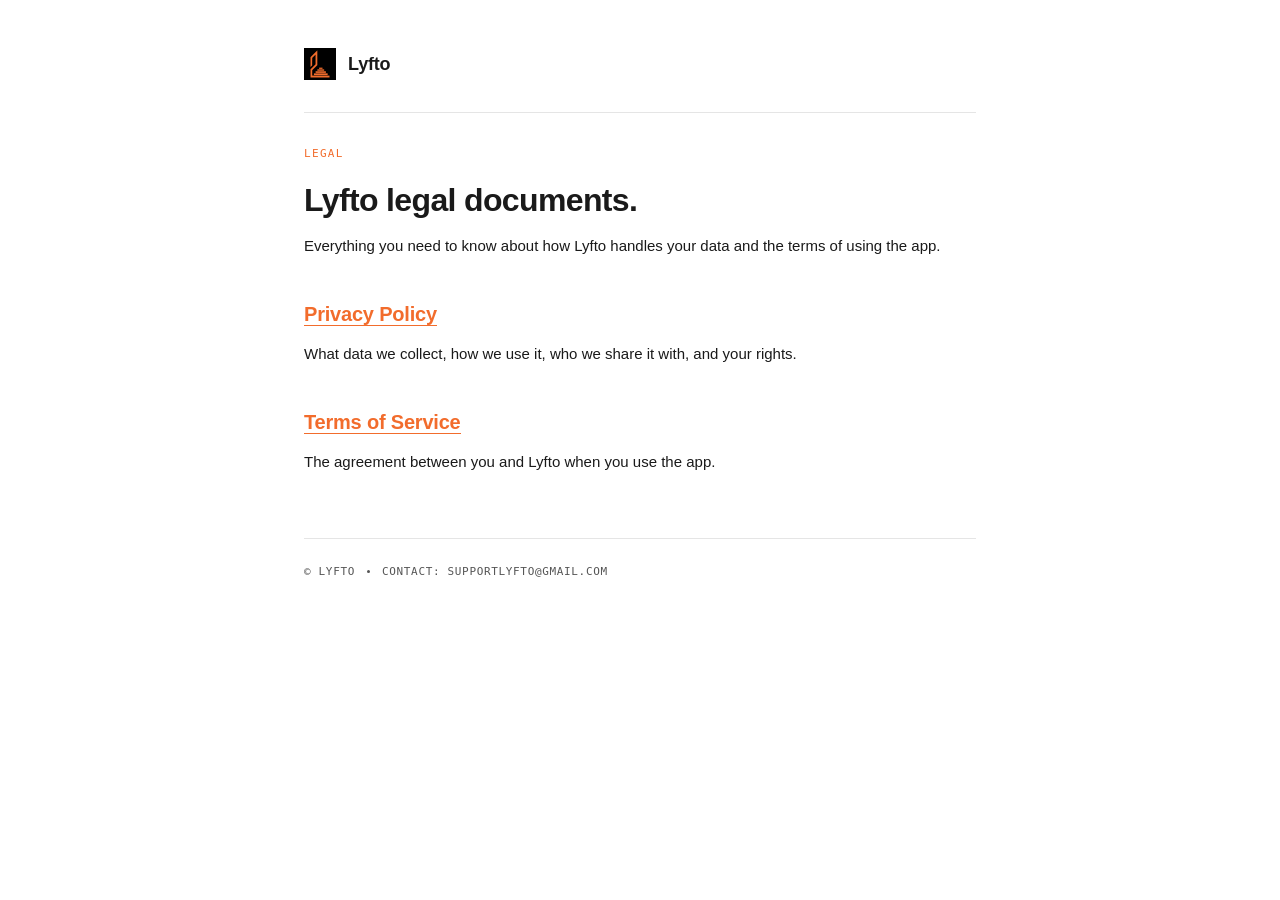
<file: index.html>
<!doctype html>
<html lang="en">
<head>
<meta charset="utf-8" />
<meta name="viewport" content="width=device-width, initial-scale=1" />
<title>Lyfto — Legal</title>
<link rel="stylesheet" href="style.css" />
</head>
<body>
<main>
  <header>
    <div class="brand-mark"></div>
    <span class="brand-name">Lyfto</span>
  </header>

  <div class="eyebrow">Legal</div>
  <h1>Lyfto legal documents.</h1>
  <p>Everything you need to know about how Lyfto handles your data and the terms of using the app.</p>

  <h2><a href="privacy.html">Privacy Policy</a></h2>
  <p>What data we collect, how we use it, who we share it with, and your rights.</p>

  <h2><a href="terms.html">Terms of Service</a></h2>
  <p>The agreement between you and Lyfto when you use the app.</p>

  <footer>
    <span>© Lyfto</span>
    <span class="dot"></span>
    <span>Contact: supportlyfto@gmail.com</span>
  </footer>
</main>
</body>
</html>
</file>
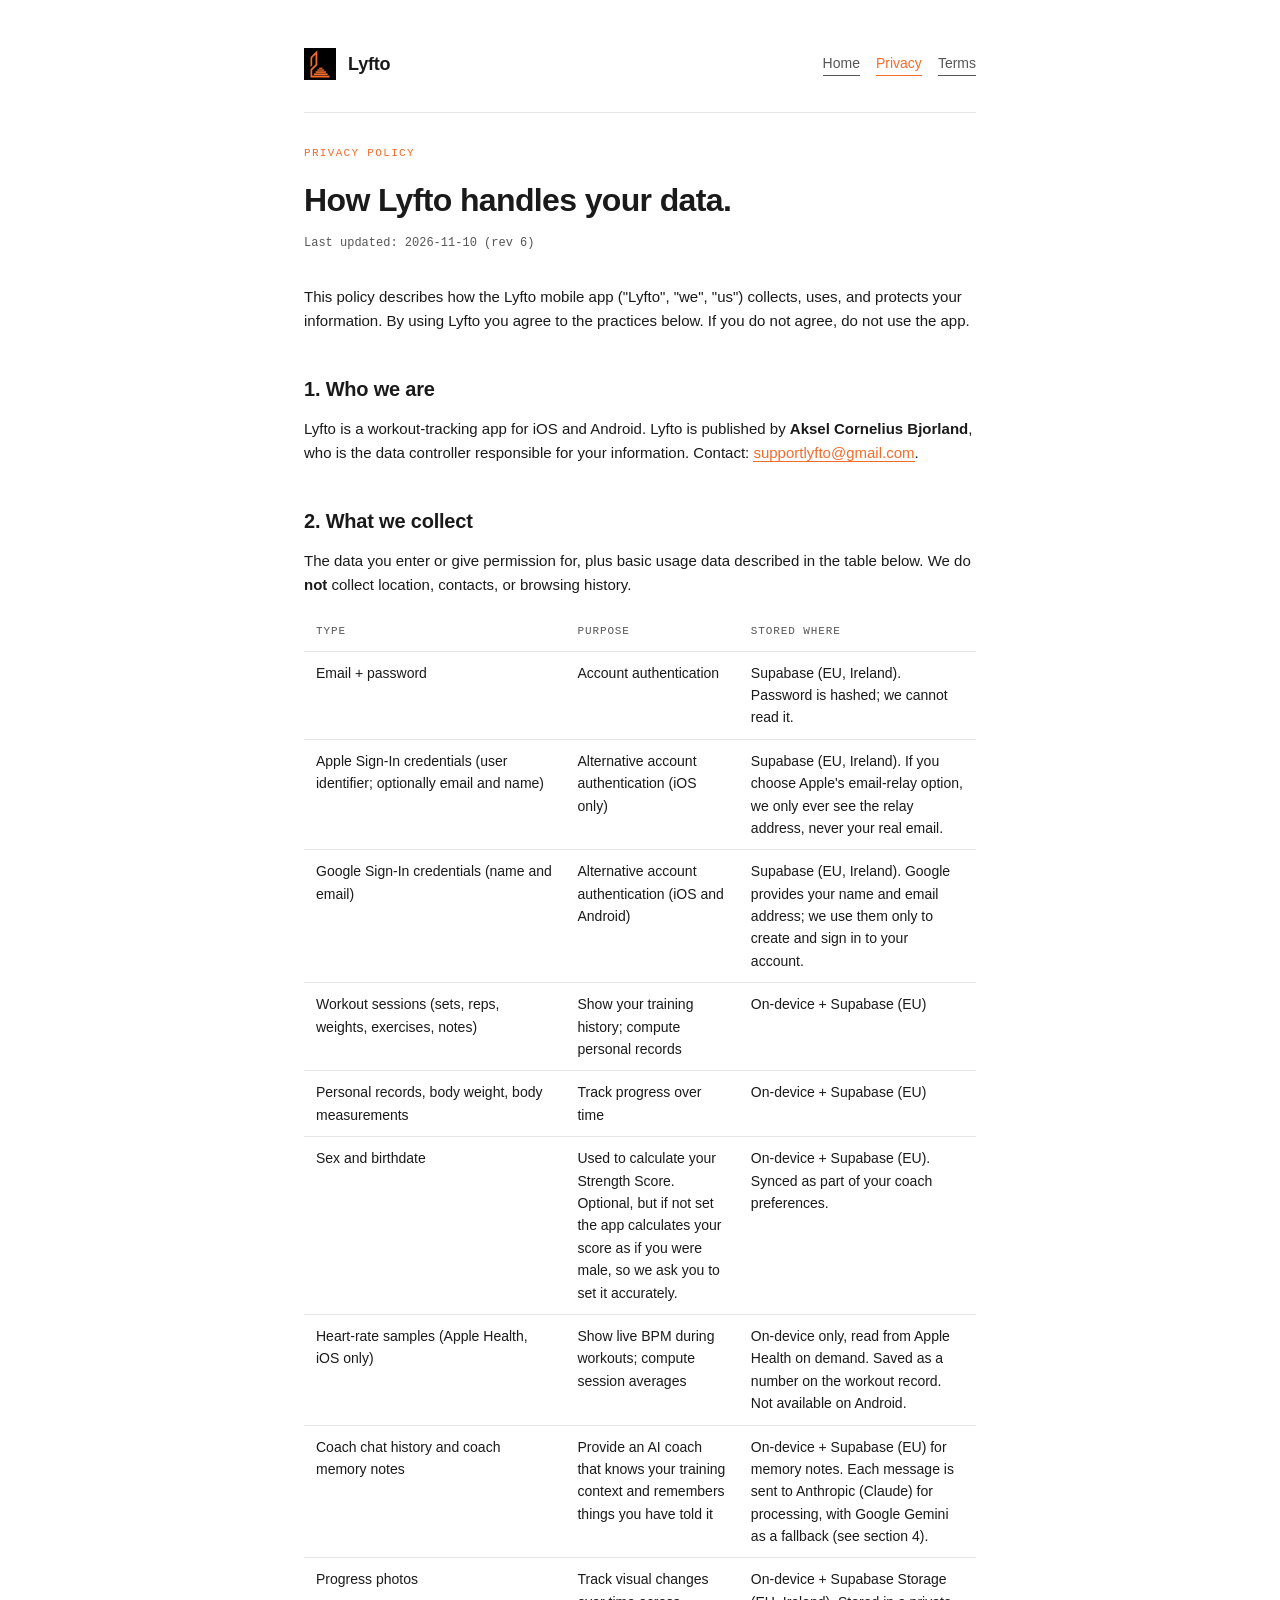
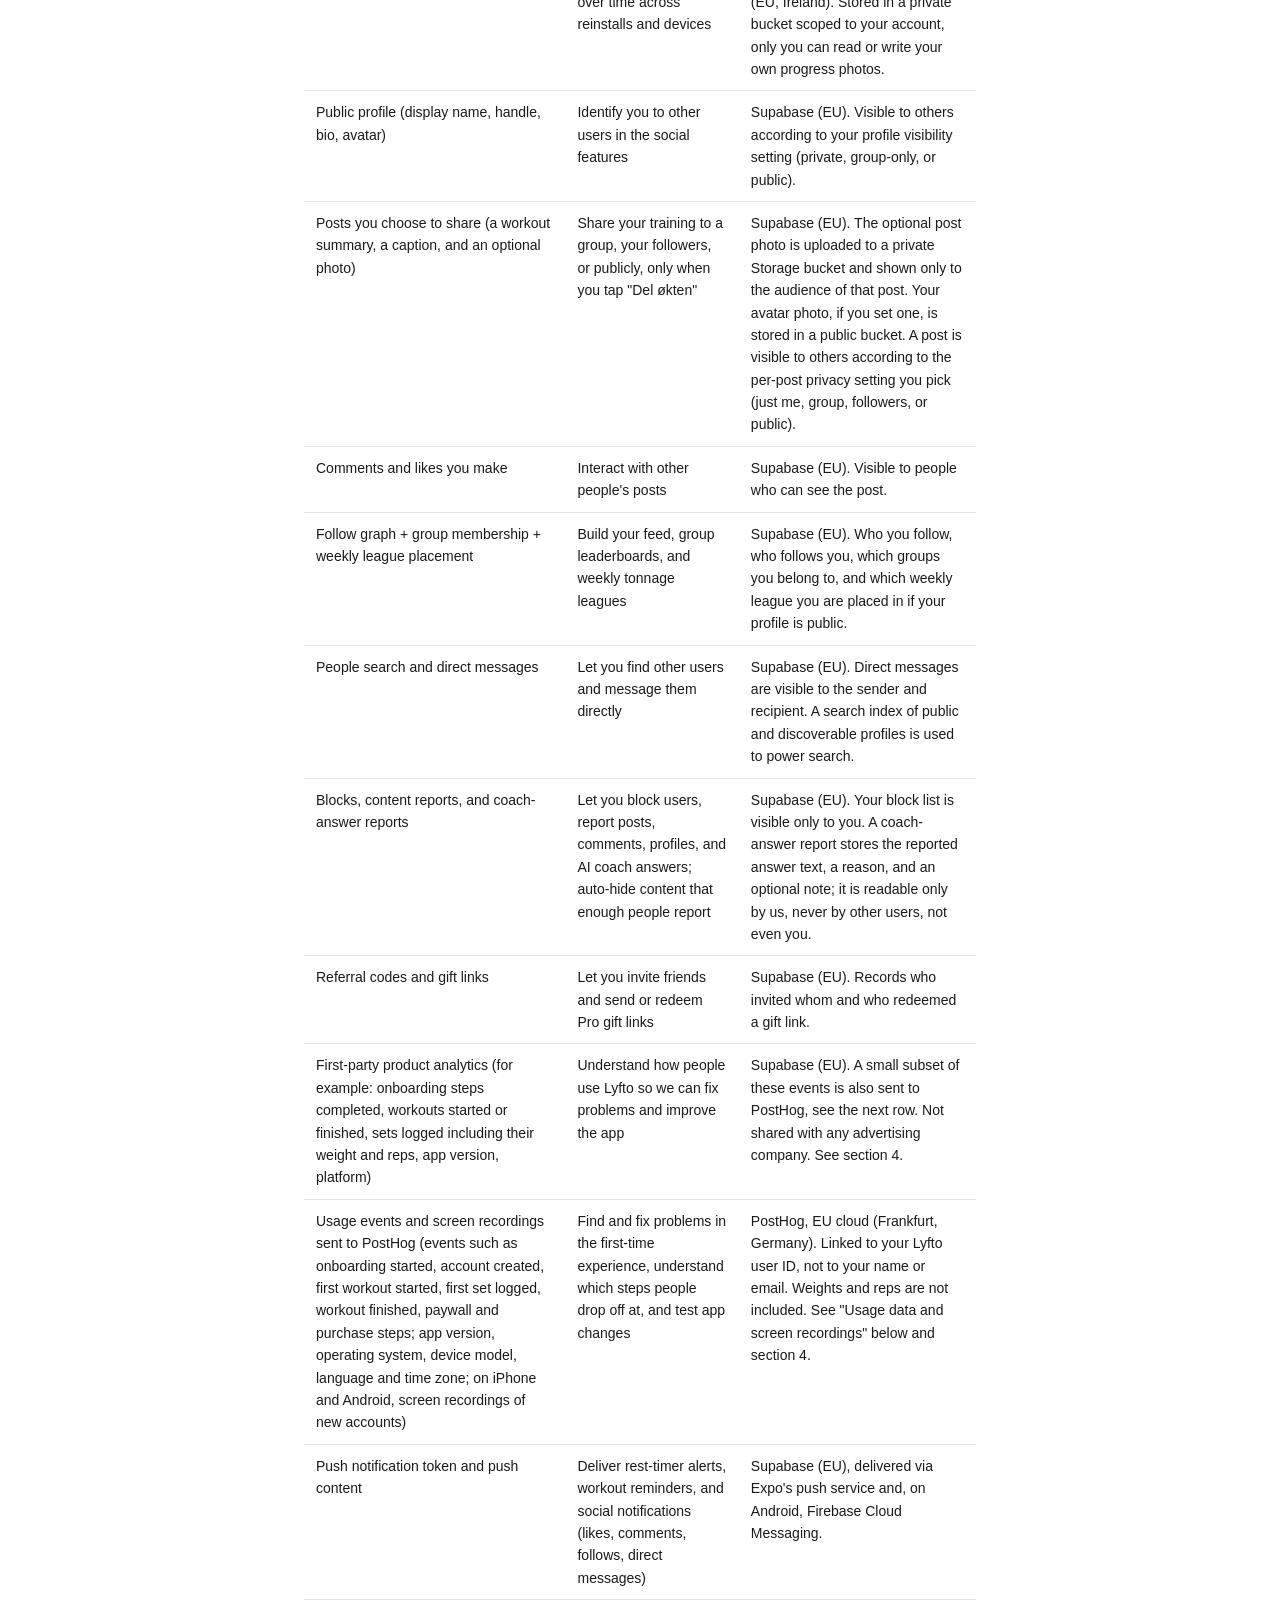
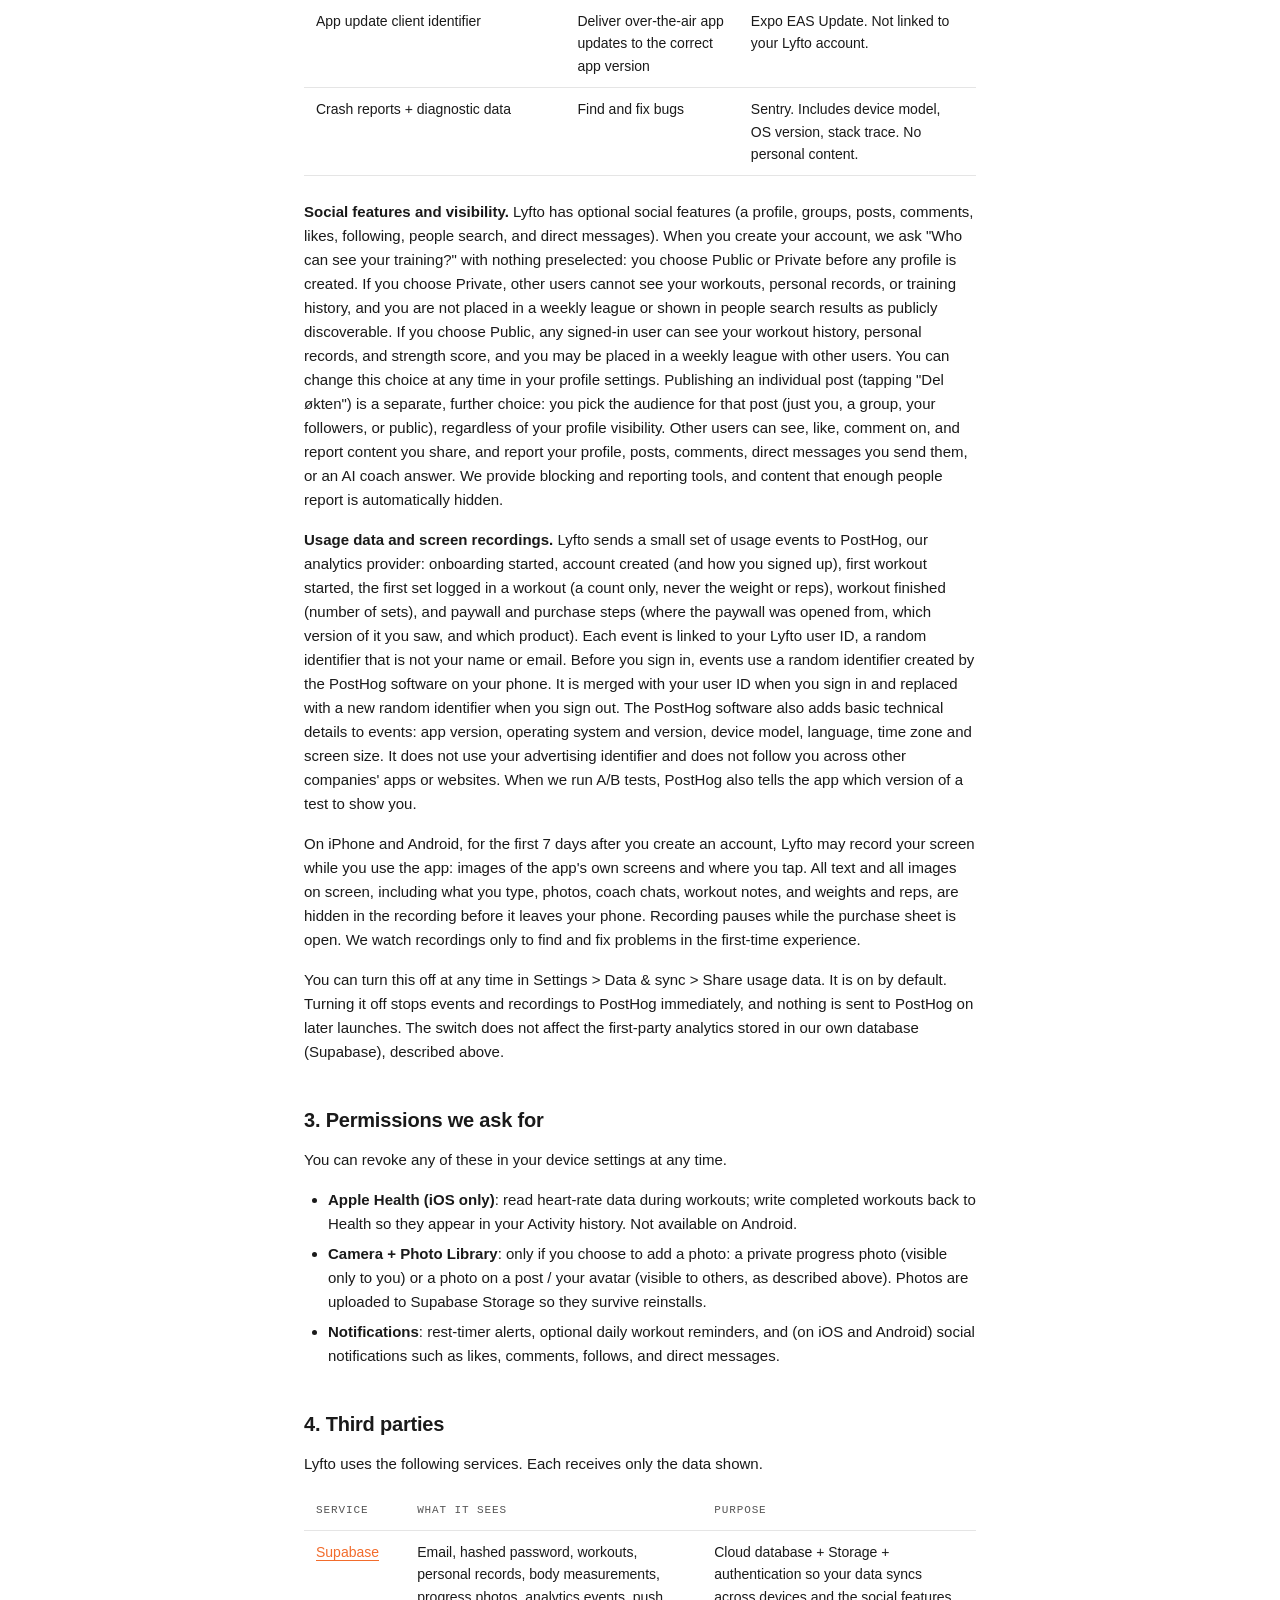
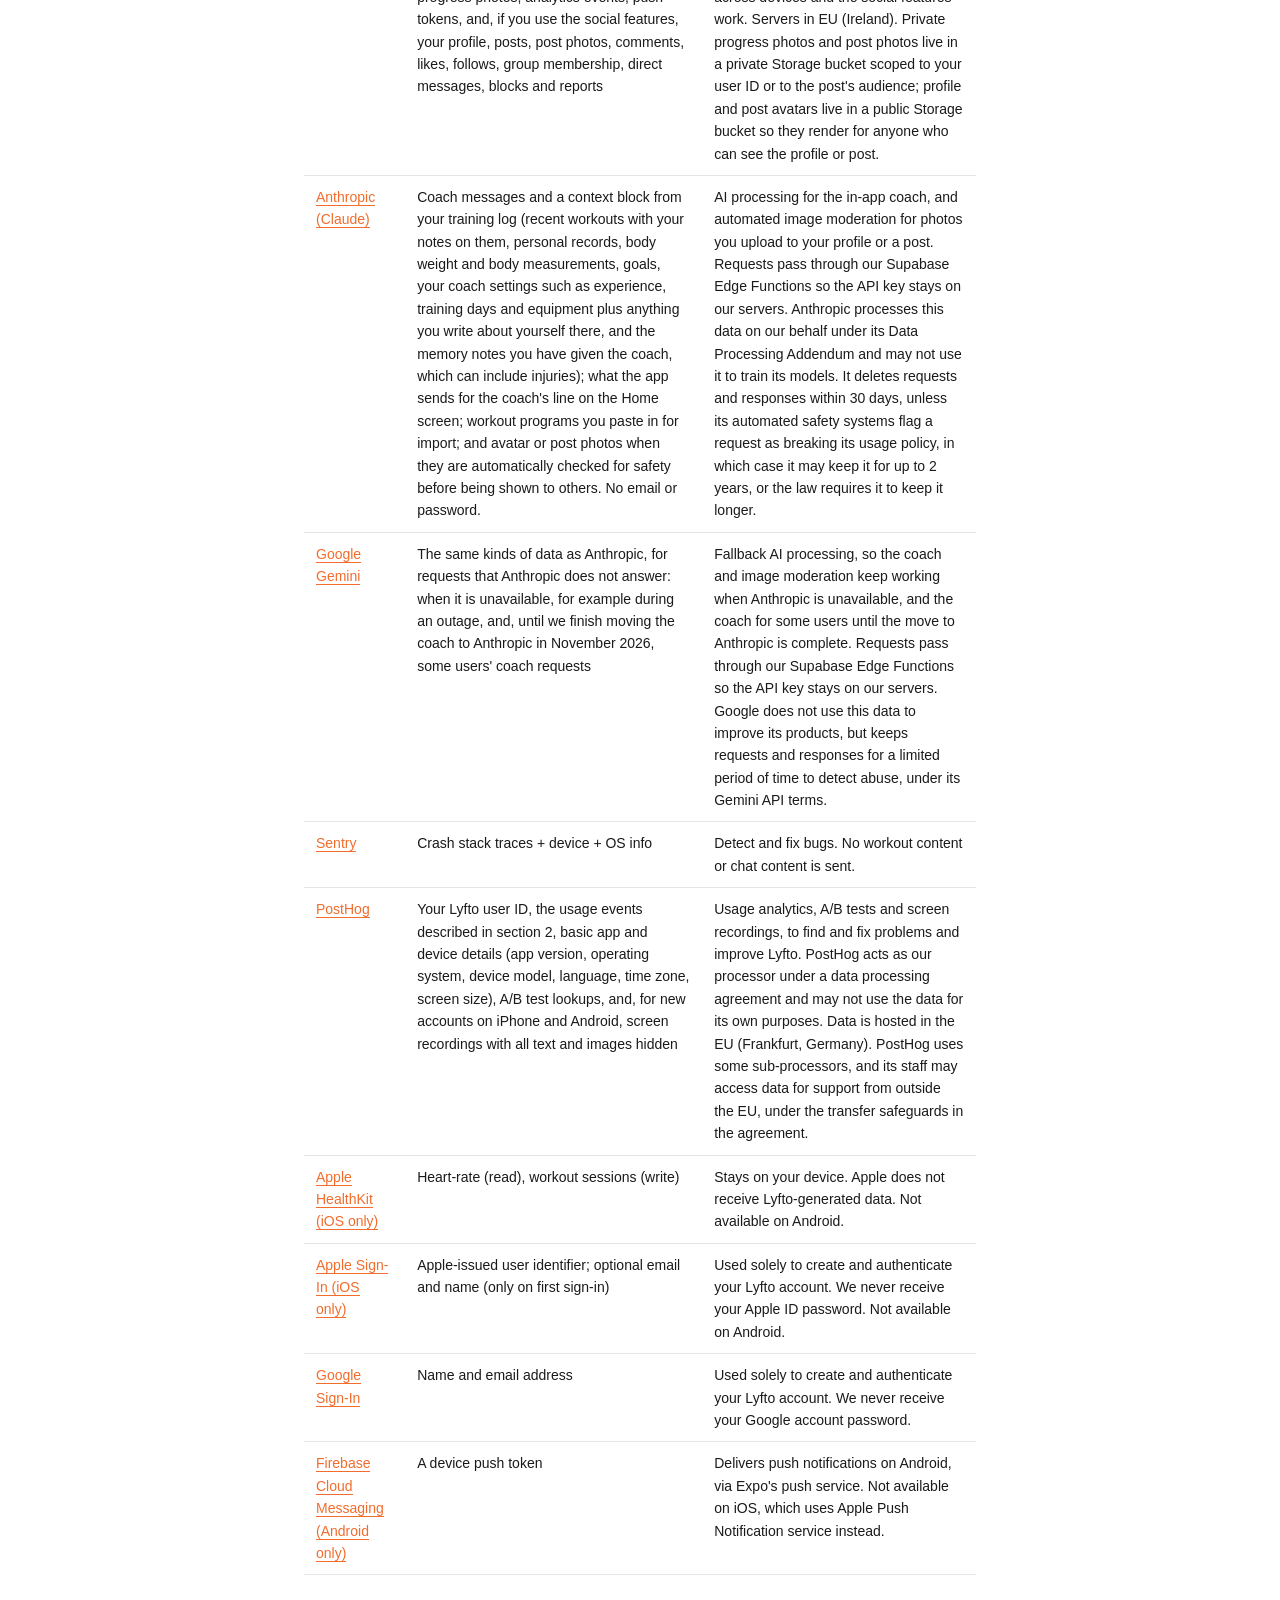
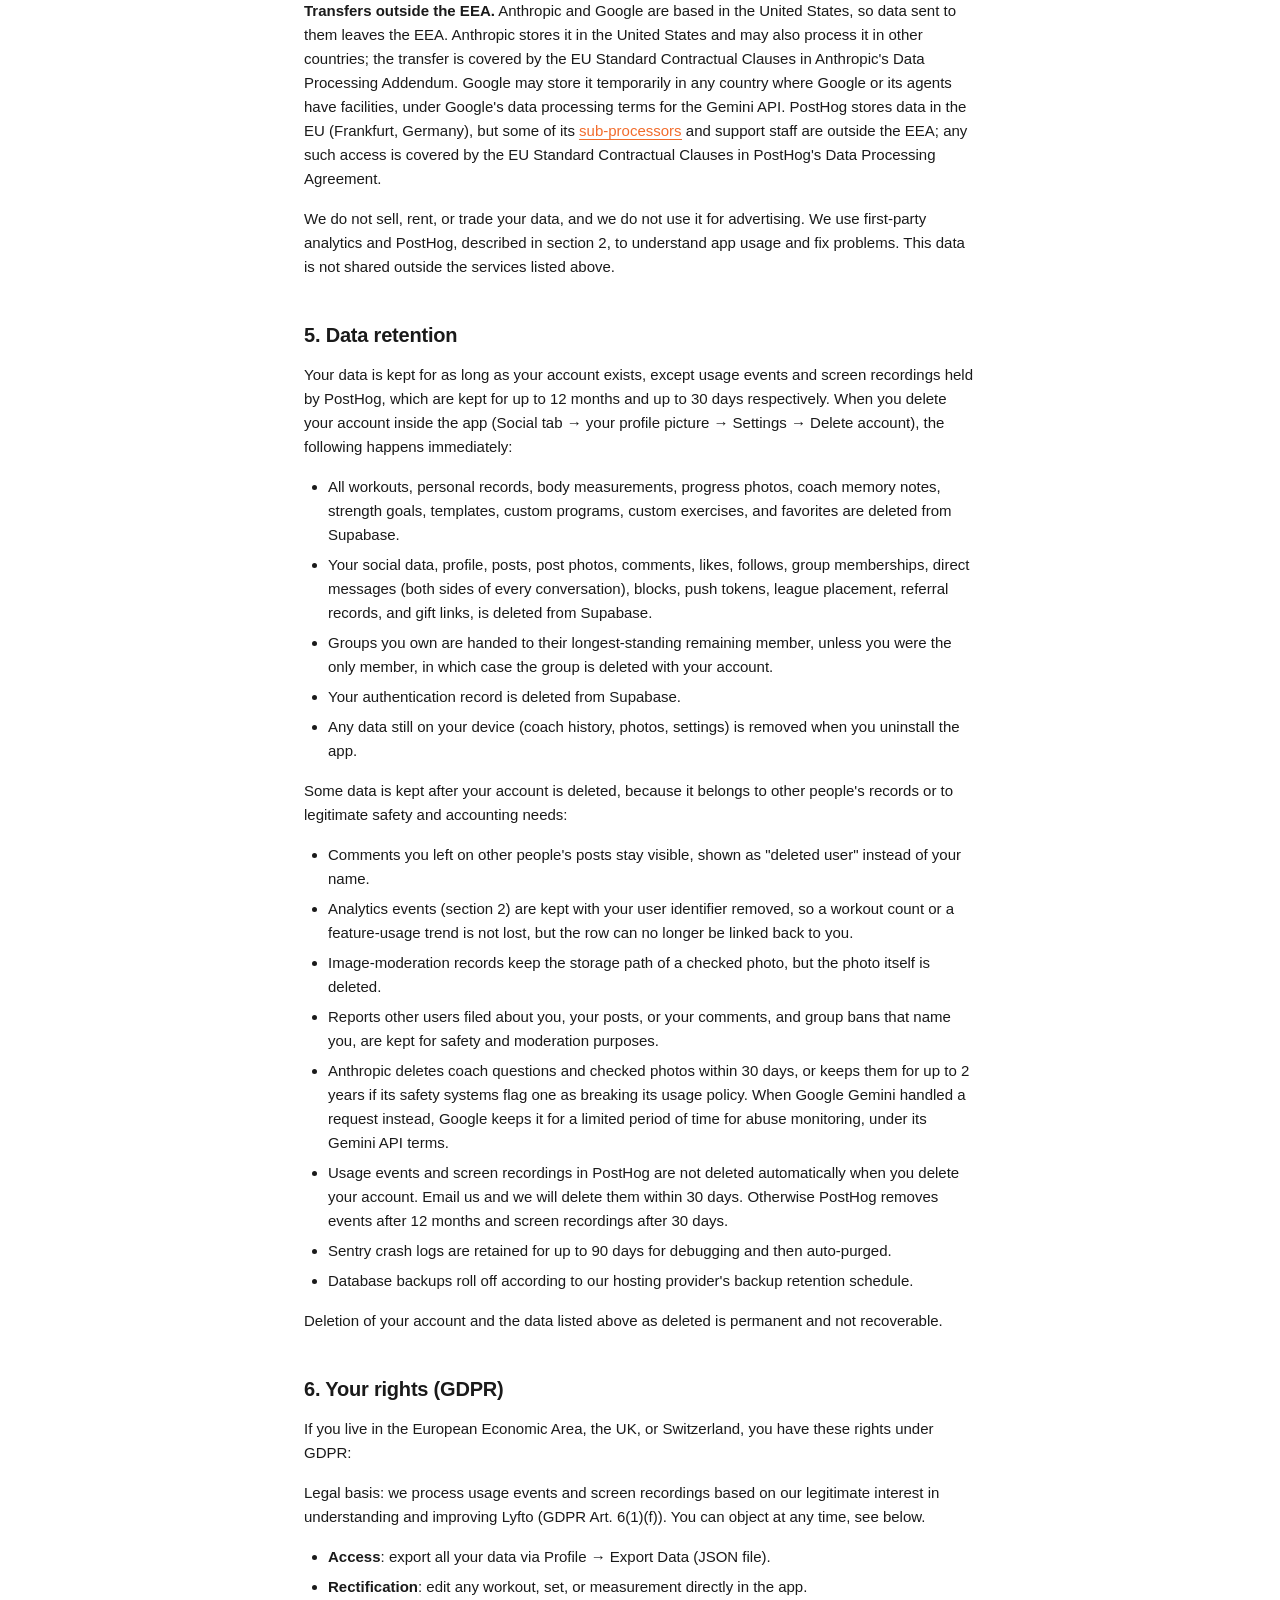
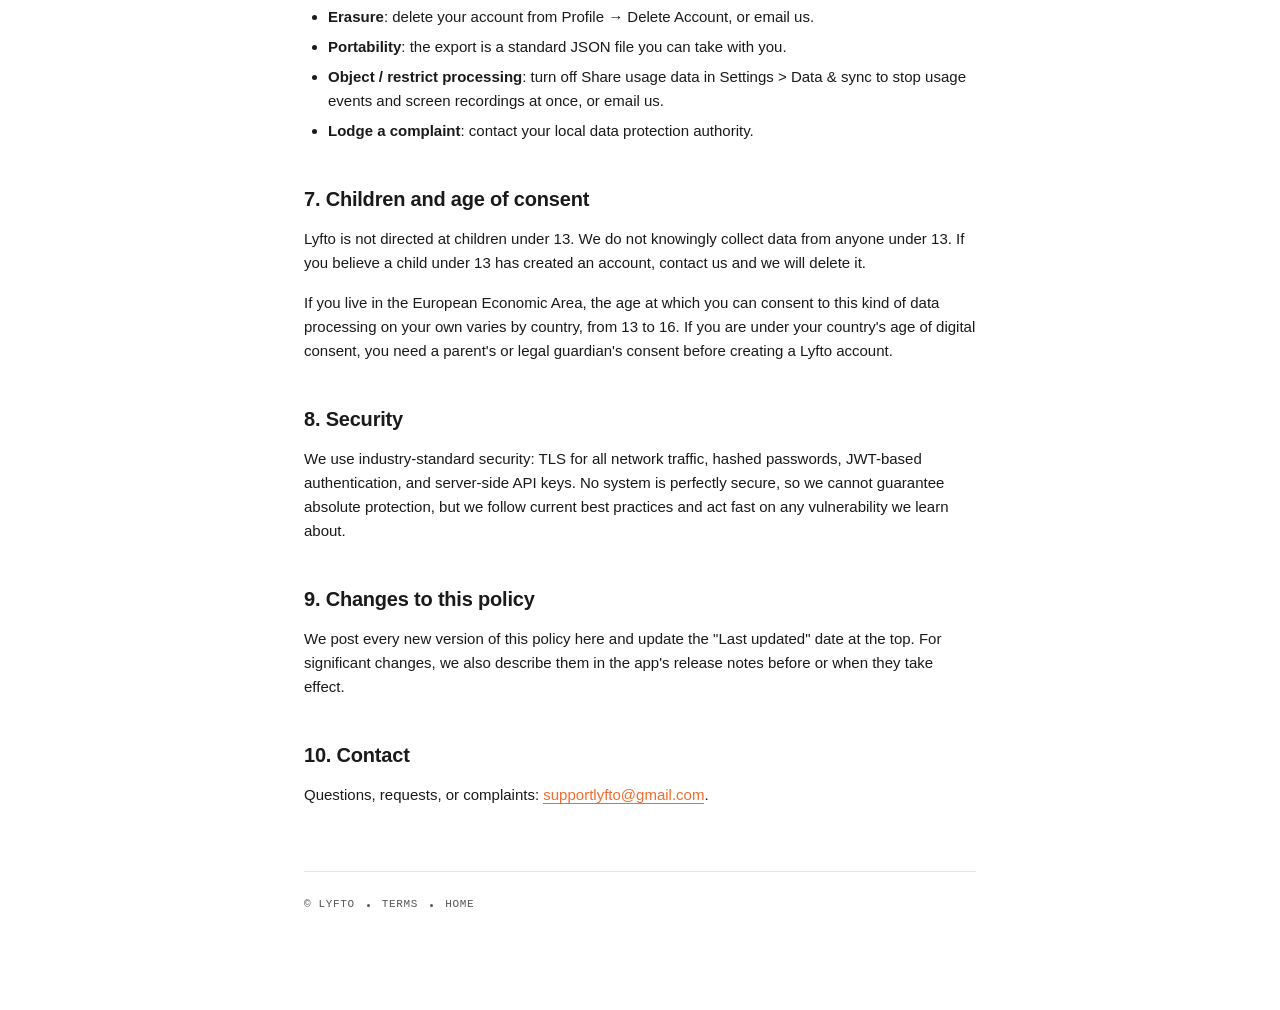
<file: privacy.html>
<!doctype html>
<html lang="en">
<head>
<meta charset="utf-8" />
<meta name="viewport" content="width=device-width, initial-scale=1" />
<title>Lyfto: Privacy Policy</title>
<link rel="stylesheet" href="style.css" />
</head>
<body>
<main>
  <header>
    <div class="brand-mark"></div>
    <span class="brand-name">Lyfto</span>
    <nav>
      <a href="index.html">Home</a>
      <a href="privacy.html" class="active">Privacy</a>
      <a href="terms.html">Terms</a>
    </nav>
  </header>

  <div class="eyebrow">Privacy Policy</div>
  <h1>How Lyfto handles your data.</h1>
  <p class="updated">Last updated: 2026-11-10 (rev 6)</p>

  <p>This policy describes how the Lyfto mobile app ("Lyfto", "we", "us") collects, uses, and protects your information. By using Lyfto you agree to the practices below. If you do not agree, do not use the app.</p>

  <h2>1. Who we are</h2>
  <p>Lyfto is a workout-tracking app for iOS and Android. Lyfto is published by <strong>Aksel Cornelius Bjorland</strong>, who is the data controller responsible for your information. Contact: <a href="mailto:supportlyfto@gmail.com">supportlyfto@gmail.com</a>.</p>

  <h2>2. What we collect</h2>
  <p>The data you enter or give permission for, plus basic usage data described in the table below. We do <strong>not</strong> collect location, contacts, or browsing history.</p>

  <table>
    <thead>
      <tr><th>Type</th><th>Purpose</th><th>Stored where</th></tr>
    </thead>
    <tbody>
      <tr>
        <td>Email + password</td>
        <td>Account authentication</td>
        <td>Supabase (EU, Ireland). Password is hashed; we cannot read it.</td>
      </tr>
      <tr>
        <td>Apple Sign-In credentials (user identifier; optionally email and name)</td>
        <td>Alternative account authentication (iOS only)</td>
        <td>Supabase (EU, Ireland). If you choose Apple's email-relay option, we only ever see the relay address, never your real email.</td>
      </tr>
      <tr>
        <td>Google Sign-In credentials (name and email)</td>
        <td>Alternative account authentication (iOS and Android)</td>
        <td>Supabase (EU, Ireland). Google provides your name and email address; we use them only to create and sign in to your account.</td>
      </tr>
      <tr>
        <td>Workout sessions (sets, reps, weights, exercises, notes)</td>
        <td>Show your training history; compute personal records</td>
        <td>On-device + Supabase (EU)</td>
      </tr>
      <tr>
        <td>Personal records, body weight, body measurements</td>
        <td>Track progress over time</td>
        <td>On-device + Supabase (EU)</td>
      </tr>
      <tr>
        <td>Sex and birthdate</td>
        <td>Used to calculate your Strength Score. Optional, but if not set the app calculates your score as if you were male, so we ask you to set it accurately.</td>
        <td>On-device + Supabase (EU). Synced as part of your coach preferences.</td>
      </tr>
      <tr>
        <td>Heart-rate samples (Apple Health, iOS only)</td>
        <td>Show live BPM during workouts; compute session averages</td>
        <td>On-device only, read from Apple Health on demand. Saved as a number on the workout record. Not available on Android.</td>
      </tr>
      <tr>
        <td>Coach chat history and coach memory notes</td>
        <td>Provide an AI coach that knows your training context and remembers things you have told it</td>
        <td>On-device + Supabase (EU) for memory notes. Each message is sent to Anthropic (Claude) for processing, with Google Gemini as a fallback (see section 4).</td>
      </tr>
      <tr>
        <td>Progress photos</td>
        <td>Track visual changes over time across reinstalls and devices</td>
        <td>On-device + Supabase Storage (EU, Ireland). Stored in a private bucket scoped to your account, only you can read or write your own progress photos.</td>
      </tr>
      <tr>
        <td>Public profile (display name, handle, bio, avatar)</td>
        <td>Identify you to other users in the social features</td>
        <td>Supabase (EU). Visible to others according to your profile visibility setting (private, group-only, or public).</td>
      </tr>
      <tr>
        <td>Posts you choose to share (a workout summary, a caption, and an optional photo)</td>
        <td>Share your training to a group, your followers, or publicly, only when you tap "Del økten"</td>
        <td>Supabase (EU). The optional post photo is uploaded to a private Storage bucket and shown only to the audience of that post. Your avatar photo, if you set one, is stored in a public bucket. A post is visible to others according to the per-post privacy setting you pick (just me, group, followers, or public).</td>
      </tr>
      <tr>
        <td>Comments and likes you make</td>
        <td>Interact with other people's posts</td>
        <td>Supabase (EU). Visible to people who can see the post.</td>
      </tr>
      <tr>
        <td>Follow graph + group membership + weekly league placement</td>
        <td>Build your feed, group leaderboards, and weekly tonnage leagues</td>
        <td>Supabase (EU). Who you follow, who follows you, which groups you belong to, and which weekly league you are placed in if your profile is public.</td>
      </tr>
      <tr>
        <td>People search and direct messages</td>
        <td>Let you find other users and message them directly</td>
        <td>Supabase (EU). Direct messages are visible to the sender and recipient. A search index of public and discoverable profiles is used to power search.</td>
      </tr>
      <tr>
        <td>Blocks, content reports, and coach-answer reports</td>
        <td>Let you block users, report posts, comments, profiles, and AI coach answers; auto-hide content that enough people report</td>
        <td>Supabase (EU). Your block list is visible only to you. A coach-answer report stores the reported answer text, a reason, and an optional note; it is readable only by us, never by other users, not even you.</td>
      </tr>
      <tr>
        <td>Referral codes and gift links</td>
        <td>Let you invite friends and send or redeem Pro gift links</td>
        <td>Supabase (EU). Records who invited whom and who redeemed a gift link.</td>
      </tr>
      <tr>
        <td>First-party product analytics (for example: onboarding steps completed, workouts started or finished, sets logged including their weight and reps, app version, platform)</td>
        <td>Understand how people use Lyfto so we can fix problems and improve the app</td>
        <td>Supabase (EU). A small subset of these events is also sent to PostHog, see the next row. Not shared with any advertising company. See section 4.</td>
      </tr>
      <tr>
        <td>Usage events and screen recordings sent to PostHog (events such as onboarding started, account created, first workout started, first set logged, workout finished, paywall and purchase steps; app version, operating system, device model, language and time zone; on iPhone and Android, screen recordings of new accounts)</td>
        <td>Find and fix problems in the first-time experience, understand which steps people drop off at, and test app changes</td>
        <td>PostHog, EU cloud (Frankfurt, Germany). Linked to your Lyfto user ID, not to your name or email. Weights and reps are not included. See "Usage data and screen recordings" below and section 4.</td>
      </tr>
      <tr>
        <td>Push notification token and push content</td>
        <td>Deliver rest-timer alerts, workout reminders, and social notifications (likes, comments, follows, direct messages)</td>
        <td>Supabase (EU), delivered via Expo's push service and, on Android, Firebase Cloud Messaging.</td>
      </tr>
      <tr>
        <td>App update client identifier</td>
        <td>Deliver over-the-air app updates to the correct app version</td>
        <td>Expo EAS Update. Not linked to your Lyfto account.</td>
      </tr>
      <tr>
        <td>Crash reports + diagnostic data</td>
        <td>Find and fix bugs</td>
        <td>Sentry. Includes device model, OS version, stack trace. No personal content.</td>
      </tr>
    </tbody>
  </table>

  <p><strong>Social features and visibility.</strong> Lyfto has optional social features (a profile, groups, posts, comments, likes, following, people search, and direct messages). When you create your account, we ask "Who can see your training?" with nothing preselected: you choose Public or Private before any profile is created. If you choose Private, other users cannot see your workouts, personal records, or training history, and you are not placed in a weekly league or shown in people search results as publicly discoverable. If you choose Public, any signed-in user can see your workout history, personal records, and strength score, and you may be placed in a weekly league with other users. You can change this choice at any time in your profile settings. Publishing an individual post (tapping "Del økten") is a separate, further choice: you pick the audience for that post (just you, a group, your followers, or public), regardless of your profile visibility. Other users can see, like, comment on, and report content you share, and report your profile, posts, comments, direct messages you send them, or an AI coach answer. We provide blocking and reporting tools, and content that enough people report is automatically hidden.</p>

  <p><strong>Usage data and screen recordings.</strong> Lyfto sends a small set of usage events to PostHog, our analytics provider: onboarding started, account created (and how you signed up), first workout started, the first set logged in a workout (a count only, never the weight or reps), workout finished (number of sets), and paywall and purchase steps (where the paywall was opened from, which version of it you saw, and which product). Each event is linked to your Lyfto user ID, a random identifier that is not your name or email. Before you sign in, events use a random identifier created by the PostHog software on your phone. It is merged with your user ID when you sign in and replaced with a new random identifier when you sign out. The PostHog software also adds basic technical details to events: app version, operating system and version, device model, language, time zone and screen size. It does not use your advertising identifier and does not follow you across other companies' apps or websites. When we run A/B tests, PostHog also tells the app which version of a test to show you.</p>

  <p>On iPhone and Android, for the first 7 days after you create an account, Lyfto may record your screen while you use the app: images of the app's own screens and where you tap. All text and all images on screen, including what you type, photos, coach chats, workout notes, and weights and reps, are hidden in the recording before it leaves your phone. Recording pauses while the purchase sheet is open. We watch recordings only to find and fix problems in the first-time experience.</p>

  <p>You can turn this off at any time in Settings > Data &amp; sync > Share usage data. It is on by default. Turning it off stops events and recordings to PostHog immediately, and nothing is sent to PostHog on later launches. The switch does not affect the first-party analytics stored in our own database (Supabase), described above.</p>

  <h2>3. Permissions we ask for</h2>
  <p>You can revoke any of these in your device settings at any time.</p>
  <ul>
    <li><strong>Apple Health (iOS only)</strong>: read heart-rate data during workouts; write completed workouts back to Health so they appear in your Activity history. Not available on Android.</li>
    <li><strong>Camera + Photo Library</strong>: only if you choose to add a photo: a private progress photo (visible only to you) or a photo on a post / your avatar (visible to others, as described above). Photos are uploaded to Supabase Storage so they survive reinstalls.</li>
    <li><strong>Notifications</strong>: rest-timer alerts, optional daily workout reminders, and (on iOS and Android) social notifications such as likes, comments, follows, and direct messages.</li>
  </ul>

  <h2>4. Third parties</h2>
  <p>Lyfto uses the following services. Each receives only the data shown.</p>

  <table>
    <thead>
      <tr><th>Service</th><th>What it sees</th><th>Purpose</th></tr>
    </thead>
    <tbody>
      <tr>
        <td><a href="https://supabase.com/privacy" target="_blank" rel="noopener">Supabase</a></td>
        <td>Email, hashed password, workouts, personal records, body measurements, progress photos, analytics events, push tokens, and, if you use the social features, your profile, posts, post photos, comments, likes, follows, group membership, direct messages, blocks and reports</td>
        <td>Cloud database + Storage + authentication so your data syncs across devices and the social features work. Servers in EU (Ireland). Private progress photos and post photos live in a private Storage bucket scoped to your user ID or to the post's audience; profile and post avatars live in a public Storage bucket so they render for anyone who can see the profile or post.</td>
      </tr>
      <tr>
        <td><a href="https://www.anthropic.com/legal/privacy" target="_blank" rel="noopener">Anthropic (Claude)</a></td>
        <td>Coach messages and a context block from your training log (recent workouts with your notes on them, personal records, body weight and body measurements, goals, your coach settings such as experience, training days and equipment plus anything you write about yourself there, and the memory notes you have given the coach, which can include injuries); what the app sends for the coach's line on the Home screen; workout programs you paste in for import; and avatar or post photos when they are automatically checked for safety before being shown to others. No email or password.</td>
        <td>AI processing for the in-app coach, and automated image moderation for photos you upload to your profile or a post. Requests pass through our Supabase Edge Functions so the API key stays on our servers. Anthropic processes this data on our behalf under its Data Processing Addendum and may not use it to train its models. It deletes requests and responses within 30 days, unless its automated safety systems flag a request as breaking its usage policy, in which case it may keep it for up to 2 years, or the law requires it to keep it longer.</td>
      </tr>
      <tr>
        <td><a href="https://policies.google.com/privacy" target="_blank" rel="noopener">Google Gemini</a></td>
        <td>The same kinds of data as Anthropic, for requests that Anthropic does not answer: when it is unavailable, for example during an outage, and, until we finish moving the coach to Anthropic in November 2026, some users' coach requests</td>
        <td>Fallback AI processing, so the coach and image moderation keep working when Anthropic is unavailable, and the coach for some users until the move to Anthropic is complete. Requests pass through our Supabase Edge Functions so the API key stays on our servers. Google does not use this data to improve its products, but keeps requests and responses for a limited period of time to detect abuse, under its Gemini API terms.</td>
      </tr>
      <tr>
        <td><a href="https://sentry.io/privacy/" target="_blank" rel="noopener">Sentry</a></td>
        <td>Crash stack traces + device + OS info</td>
        <td>Detect and fix bugs. No workout content or chat content is sent.</td>
      </tr>
      <tr>
        <td><a href="https://posthog.com/privacy" target="_blank" rel="noopener">PostHog</a></td>
        <td>Your Lyfto user ID, the usage events described in section 2, basic app and device details (app version, operating system, device model, language, time zone, screen size), A/B test lookups, and, for new accounts on iPhone and Android, screen recordings with all text and images hidden</td>
        <td>Usage analytics, A/B tests and screen recordings, to find and fix problems and improve Lyfto. PostHog acts as our processor under a data processing agreement and may not use the data for its own purposes. Data is hosted in the EU (Frankfurt, Germany). PostHog uses some sub-processors, and its staff may access data for support from outside the EU, under the transfer safeguards in the agreement.</td>
      </tr>
      <tr>
        <td><a href="https://www.apple.com/legal/privacy/" target="_blank" rel="noopener">Apple HealthKit (iOS only)</a></td>
        <td>Heart-rate (read), workout sessions (write)</td>
        <td>Stays on your device. Apple does not receive Lyfto-generated data. Not available on Android.</td>
      </tr>
      <tr>
        <td><a href="https://www.apple.com/legal/privacy/" target="_blank" rel="noopener">Apple Sign-In (iOS only)</a></td>
        <td>Apple-issued user identifier; optional email and name (only on first sign-in)</td>
        <td>Used solely to create and authenticate your Lyfto account. We never receive your Apple ID password. Not available on Android.</td>
      </tr>
      <tr>
        <td><a href="https://policies.google.com/privacy" target="_blank" rel="noopener">Google Sign-In</a></td>
        <td>Name and email address</td>
        <td>Used solely to create and authenticate your Lyfto account. We never receive your Google account password.</td>
      </tr>
      <tr>
        <td><a href="https://www.google.com/policies/privacy/" target="_blank" rel="noopener">Firebase Cloud Messaging (Android only)</a></td>
        <td>A device push token</td>
        <td>Delivers push notifications on Android, via Expo's push service. Not available on iOS, which uses Apple Push Notification service instead.</td>
      </tr>
    </tbody>
  </table>

  <p><strong>Transfers outside the EEA.</strong> Anthropic and Google are based in the United States, so data sent to them leaves the EEA. Anthropic stores it in the United States and may also process it in other countries; the transfer is covered by the EU Standard Contractual Clauses in Anthropic's Data Processing Addendum. Google may store it temporarily in any country where Google or its agents have facilities, under Google's data processing terms for the Gemini API. PostHog stores data in the EU (Frankfurt, Germany), but some of its <a href="https://posthog.com/subprocessors" target="_blank" rel="noopener">sub-processors</a> and support staff are outside the EEA; any such access is covered by the EU Standard Contractual Clauses in PostHog's Data Processing Agreement.</p>

  <p>We do not sell, rent, or trade your data, and we do not use it for advertising. We use first-party analytics and PostHog, described in section 2, to understand app usage and fix problems. This data is not shared outside the services listed above.</p>

  <h2>5. Data retention</h2>
  <p>Your data is kept for as long as your account exists, except usage events and screen recordings held by PostHog, which are kept for up to 12 months and up to 30 days respectively. When you delete your account inside the app (Social tab → your profile picture → Settings → Delete account), the following happens immediately:</p>
  <ul>
    <li>All workouts, personal records, body measurements, progress photos, coach memory notes, strength goals, templates, custom programs, custom exercises, and favorites are deleted from Supabase.</li>
    <li>Your social data, profile, posts, post photos, comments, likes, follows, group memberships, direct messages (both sides of every conversation), blocks, push tokens, league placement, referral records, and gift links, is deleted from Supabase.</li>
    <li>Groups you own are handed to their longest-standing remaining member, unless you were the only member, in which case the group is deleted with your account.</li>
    <li>Your authentication record is deleted from Supabase.</li>
    <li>Any data still on your device (coach history, photos, settings) is removed when you uninstall the app.</li>
  </ul>
  <p>Some data is kept after your account is deleted, because it belongs to other people's records or to legitimate safety and accounting needs:</p>
  <ul>
    <li>Comments you left on other people's posts stay visible, shown as "deleted user" instead of your name.</li>
    <li>Analytics events (section 2) are kept with your user identifier removed, so a workout count or a feature-usage trend is not lost, but the row can no longer be linked back to you.</li>
    <li>Image-moderation records keep the storage path of a checked photo, but the photo itself is deleted.</li>
    <li>Reports other users filed about you, your posts, or your comments, and group bans that name you, are kept for safety and moderation purposes.</li>
    <li>Anthropic deletes coach questions and checked photos within 30 days, or keeps them for up to 2 years if its safety systems flag one as breaking its usage policy. When Google Gemini handled a request instead, Google keeps it for a limited period of time for abuse monitoring, under its Gemini API terms.</li>
    <li>Usage events and screen recordings in PostHog are not deleted automatically when you delete your account. Email us and we will delete them within 30 days. Otherwise PostHog removes events after 12 months and screen recordings after 30 days.</li>
    <li>Sentry crash logs are retained for up to 90 days for debugging and then auto-purged.</li>
    <li>Database backups roll off according to our hosting provider's backup retention schedule.</li>
  </ul>
  <p>Deletion of your account and the data listed above as deleted is permanent and not recoverable.</p>

  <h2>6. Your rights (GDPR)</h2>
  <p>If you live in the European Economic Area, the UK, or Switzerland, you have these rights under GDPR:</p>
  <p>Legal basis: we process usage events and screen recordings based on our legitimate interest in understanding and improving Lyfto (GDPR Art. 6(1)(f)). You can object at any time, see below.</p>
  <ul>
    <li><strong>Access</strong>: export all your data via Profile → Export Data (JSON file).</li>
    <li><strong>Rectification</strong>: edit any workout, set, or measurement directly in the app.</li>
    <li><strong>Erasure</strong>: delete your account from Profile → Delete Account, or email us.</li>
    <li><strong>Portability</strong>: the export is a standard JSON file you can take with you.</li>
    <li><strong>Object / restrict processing</strong>: turn off Share usage data in Settings > Data &amp; sync to stop usage events and screen recordings at once, or email us.</li>
    <li><strong>Lodge a complaint</strong>: contact your local data protection authority.</li>
  </ul>

  <h2>7. Children and age of consent</h2>
  <p>Lyfto is not directed at children under 13. We do not knowingly collect data from anyone under 13. If you believe a child under 13 has created an account, contact us and we will delete it.</p>
  <p>If you live in the European Economic Area, the age at which you can consent to this kind of data processing on your own varies by country, from 13 to 16. If you are under your country's age of digital consent, you need a parent's or legal guardian's consent before creating a Lyfto account.</p>

  <h2>8. Security</h2>
  <p>We use industry-standard security: TLS for all network traffic, hashed passwords, JWT-based authentication, and server-side API keys. No system is perfectly secure, so we cannot guarantee absolute protection, but we follow current best practices and act fast on any vulnerability we learn about.</p>

  <h2>9. Changes to this policy</h2>
  <p>We post every new version of this policy here and update the "Last updated" date at the top. For significant changes, we also describe them in the app's release notes before or when they take effect.</p>

  <h2>10. Contact</h2>
  <p>Questions, requests, or complaints: <a href="mailto:supportlyfto@gmail.com">supportlyfto@gmail.com</a>.</p>

  <footer>
    <span>© Lyfto</span>
    <span class="dot"></span>
    <a href="terms.html" style="border:none;color:inherit;">Terms</a>
    <span class="dot"></span>
    <a href="index.html" style="border:none;color:inherit;">Home</a>
  </footer>
</main>
</body>
</html>
</file>
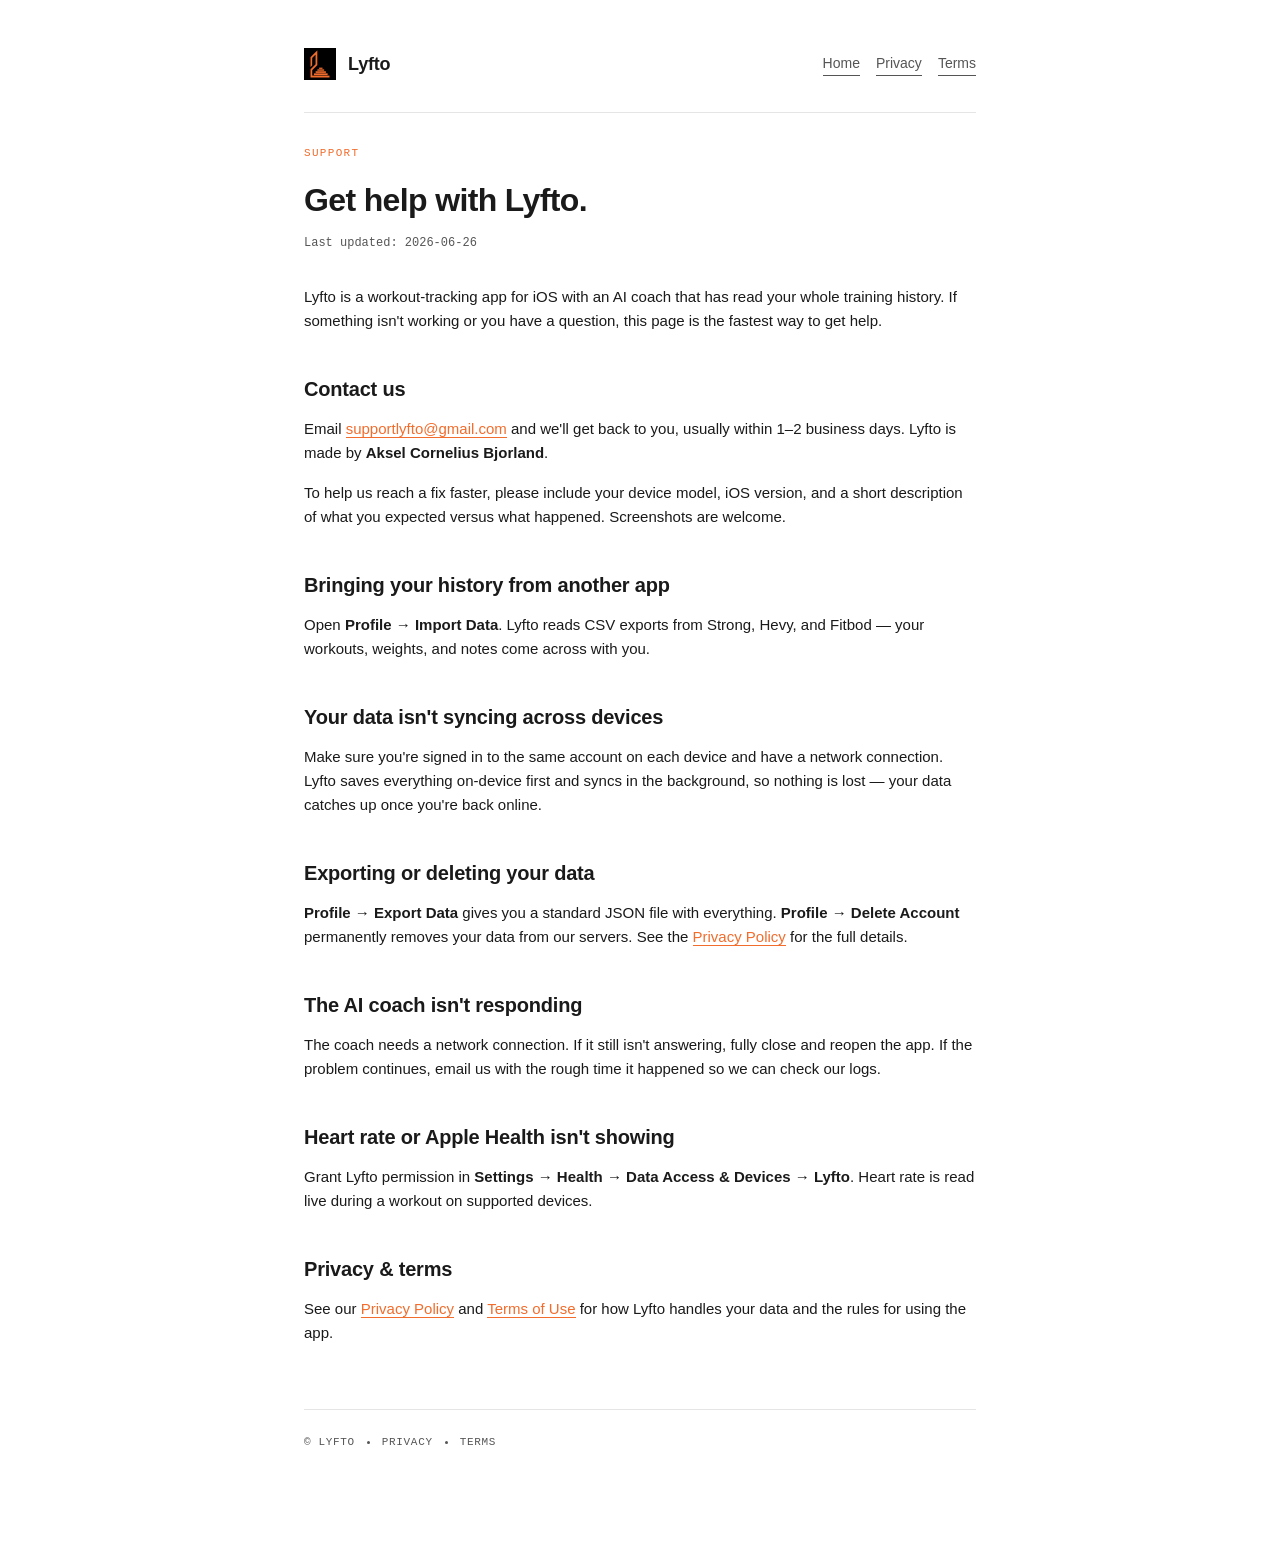
<file: support.html>
<!doctype html>
<html lang="en">
<head>
<meta charset="utf-8" />
<meta name="viewport" content="width=device-width, initial-scale=1" />
<title>Lyfto — Support</title>
<link rel="stylesheet" href="style.css" />
</head>
<body>
<main>
  <header>
    <div class="brand-mark"></div>
    <span class="brand-name">Lyfto</span>
    <nav>
      <a href="index.html">Home</a>
      <a href="privacy.html">Privacy</a>
      <a href="terms.html">Terms</a>
    </nav>
  </header>

  <div class="eyebrow">Support</div>
  <h1>Get help with Lyfto.</h1>
  <p class="updated">Last updated: 2026-06-26</p>

  <p>Lyfto is a workout-tracking app for iOS with an AI coach that has read your whole training history. If something isn't working or you have a question, this page is the fastest way to get help.</p>

  <h2>Contact us</h2>
  <p>Email <a href="mailto:supportlyfto@gmail.com">supportlyfto@gmail.com</a> and we'll get back to you, usually within 1–2 business days. Lyfto is made by <strong>Aksel Cornelius Bjorland</strong>.</p>
  <p>To help us reach a fix faster, please include your device model, iOS version, and a short description of what you expected versus what happened. Screenshots are welcome.</p>

  <h2>Bringing your history from another app</h2>
  <p>Open <strong>Profile → Import Data</strong>. Lyfto reads CSV exports from Strong, Hevy, and Fitbod — your workouts, weights, and notes come across with you.</p>

  <h2>Your data isn't syncing across devices</h2>
  <p>Make sure you're signed in to the same account on each device and have a network connection. Lyfto saves everything on-device first and syncs in the background, so nothing is lost — your data catches up once you're back online.</p>

  <h2>Exporting or deleting your data</h2>
  <p><strong>Profile → Export Data</strong> gives you a standard JSON file with everything. <strong>Profile → Delete Account</strong> permanently removes your data from our servers. See the <a href="privacy.html">Privacy Policy</a> for the full details.</p>

  <h2>The AI coach isn't responding</h2>
  <p>The coach needs a network connection. If it still isn't answering, fully close and reopen the app. If the problem continues, email us with the rough time it happened so we can check our logs.</p>

  <h2>Heart rate or Apple Health isn't showing</h2>
  <p>Grant Lyfto permission in <strong>Settings → Health → Data Access &amp; Devices → Lyfto</strong>. Heart rate is read live during a workout on supported devices.</p>

  <h2>Privacy &amp; terms</h2>
  <p>See our <a href="privacy.html">Privacy Policy</a> and <a href="terms.html">Terms of Use</a> for how Lyfto handles your data and the rules for using the app.</p>

  <footer>
    <span>© Lyfto</span>
    <span class="dot"></span>
    <a href="privacy.html" style="border:none;color:inherit;">Privacy</a>
    <span class="dot"></span>
    <a href="terms.html" style="border:none;color:inherit;">Terms</a>
  </footer>
</main>
</body>
</html>
</file>
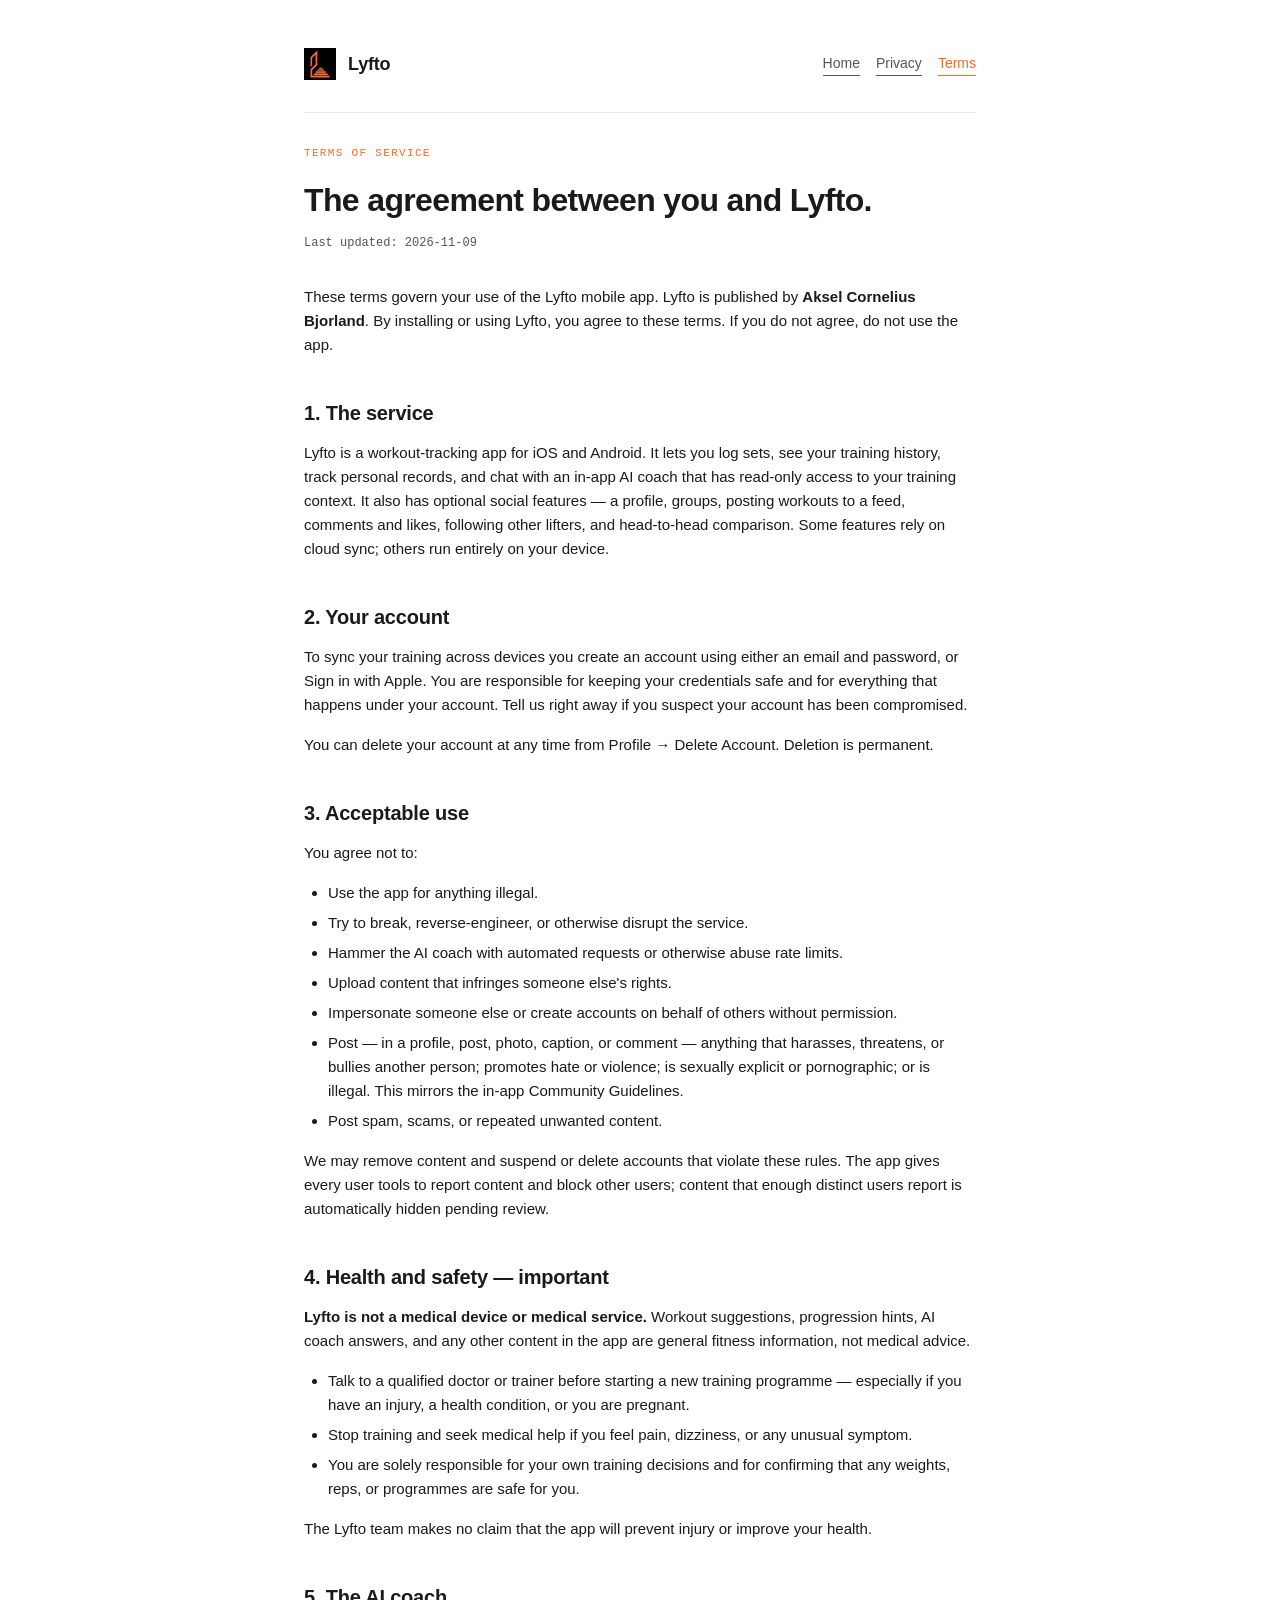
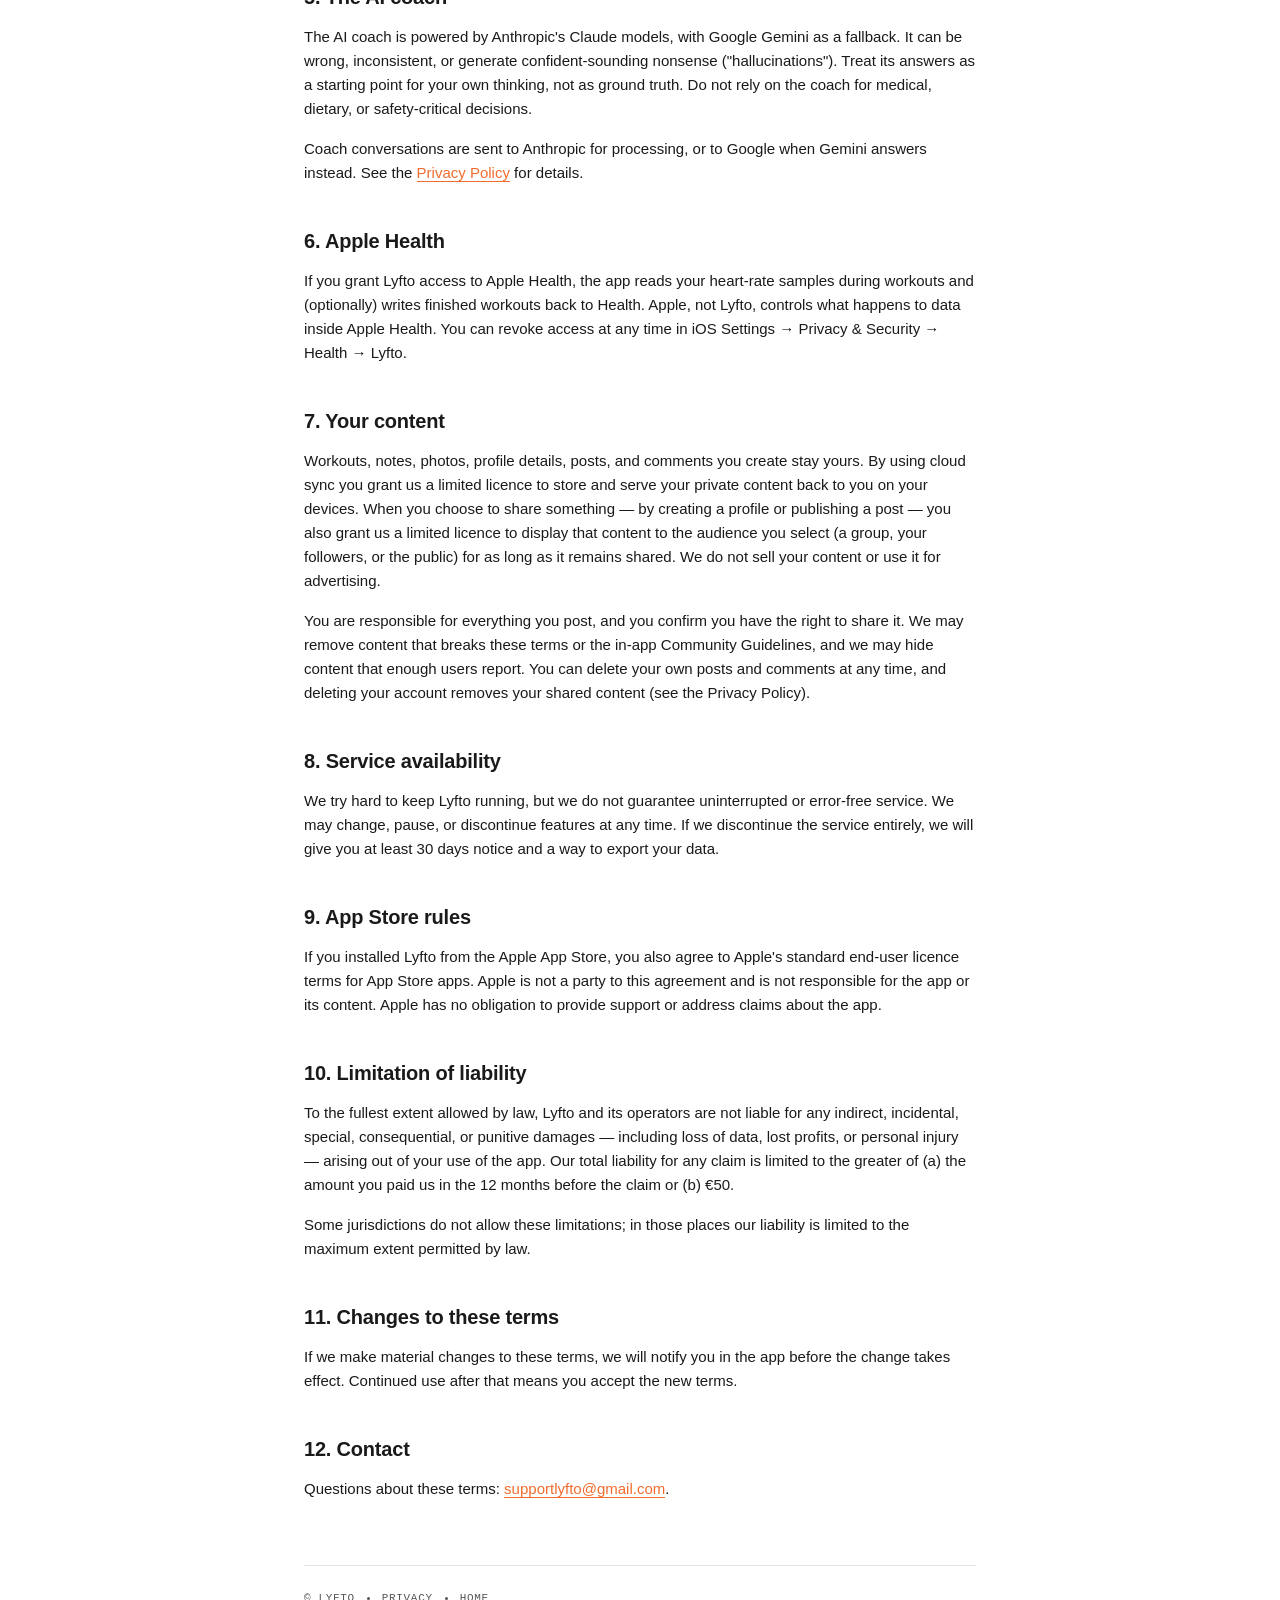
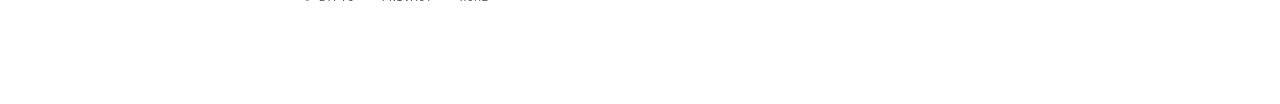
<file: terms.html>
<!doctype html>
<html lang="en">
<head>
<meta charset="utf-8" />
<meta name="viewport" content="width=device-width, initial-scale=1" />
<title>Lyfto — Terms of Service</title>
<link rel="stylesheet" href="style.css" />
</head>
<body>
<main>
  <header>
    <div class="brand-mark"></div>
    <span class="brand-name">Lyfto</span>
    <nav>
      <a href="index.html">Home</a>
      <a href="privacy.html">Privacy</a>
      <a href="terms.html" class="active">Terms</a>
    </nav>
  </header>

  <div class="eyebrow">Terms of Service</div>
  <h1>The agreement between you and Lyfto.</h1>
  <p class="updated">Last updated: 2026-11-09</p>

  <p>These terms govern your use of the Lyfto mobile app. Lyfto is published by <strong>Aksel Cornelius Bjorland</strong>. By installing or using Lyfto, you agree to these terms. If you do not agree, do not use the app.</p>

  <h2>1. The service</h2>
  <p>Lyfto is a workout-tracking app for iOS and Android. It lets you log sets, see your training history, track personal records, and chat with an in-app AI coach that has read-only access to your training context. It also has optional social features — a profile, groups, posting workouts to a feed, comments and likes, following other lifters, and head-to-head comparison. Some features rely on cloud sync; others run entirely on your device.</p>

  <h2>2. Your account</h2>
  <p>To sync your training across devices you create an account using either an email and password, or Sign in with Apple. You are responsible for keeping your credentials safe and for everything that happens under your account. Tell us right away if you suspect your account has been compromised.</p>
  <p>You can delete your account at any time from Profile → Delete Account. Deletion is permanent.</p>

  <h2>3. Acceptable use</h2>
  <p>You agree not to:</p>
  <ul>
    <li>Use the app for anything illegal.</li>
    <li>Try to break, reverse-engineer, or otherwise disrupt the service.</li>
    <li>Hammer the AI coach with automated requests or otherwise abuse rate limits.</li>
    <li>Upload content that infringes someone else's rights.</li>
    <li>Impersonate someone else or create accounts on behalf of others without permission.</li>
    <li>Post — in a profile, post, photo, caption, or comment — anything that harasses, threatens, or bullies another person; promotes hate or violence; is sexually explicit or pornographic; or is illegal. This mirrors the in-app Community Guidelines.</li>
    <li>Post spam, scams, or repeated unwanted content.</li>
  </ul>
  <p>We may remove content and suspend or delete accounts that violate these rules. The app gives every user tools to report content and block other users; content that enough distinct users report is automatically hidden pending review.</p>

  <h2>4. Health and safety — important</h2>
  <p><strong>Lyfto is not a medical device or medical service.</strong> Workout suggestions, progression hints, AI coach answers, and any other content in the app are general fitness information, not medical advice.</p>
  <ul>
    <li>Talk to a qualified doctor or trainer before starting a new training programme — especially if you have an injury, a health condition, or you are pregnant.</li>
    <li>Stop training and seek medical help if you feel pain, dizziness, or any unusual symptom.</li>
    <li>You are solely responsible for your own training decisions and for confirming that any weights, reps, or programmes are safe for you.</li>
  </ul>
  <p>The Lyfto team makes no claim that the app will prevent injury or improve your health.</p>

  <h2>5. The AI coach</h2>
  <p>The AI coach is powered by Anthropic's Claude models, with Google Gemini as a fallback. It can be wrong, inconsistent, or generate confident-sounding nonsense ("hallucinations"). Treat its answers as a starting point for your own thinking, not as ground truth. Do not rely on the coach for medical, dietary, or safety-critical decisions.</p>
  <p>Coach conversations are sent to Anthropic for processing, or to Google when Gemini answers instead. See the <a href="privacy.html">Privacy Policy</a> for details.</p>

  <h2>6. Apple Health</h2>
  <p>If you grant Lyfto access to Apple Health, the app reads your heart-rate samples during workouts and (optionally) writes finished workouts back to Health. Apple, not Lyfto, controls what happens to data inside Apple Health. You can revoke access at any time in iOS Settings → Privacy & Security → Health → Lyfto.</p>

  <h2>7. Your content</h2>
  <p>Workouts, notes, photos, profile details, posts, and comments you create stay yours. By using cloud sync you grant us a limited licence to store and serve your private content back to you on your devices. When you choose to share something — by creating a profile or publishing a post — you also grant us a limited licence to display that content to the audience you select (a group, your followers, or the public) for as long as it remains shared. We do not sell your content or use it for advertising.</p>
  <p>You are responsible for everything you post, and you confirm you have the right to share it. We may remove content that breaks these terms or the in-app Community Guidelines, and we may hide content that enough users report. You can delete your own posts and comments at any time, and deleting your account removes your shared content (see the Privacy Policy).</p>

  <h2>8. Service availability</h2>
  <p>We try hard to keep Lyfto running, but we do not guarantee uninterrupted or error-free service. We may change, pause, or discontinue features at any time. If we discontinue the service entirely, we will give you at least 30 days notice and a way to export your data.</p>

  <h2>9. App Store rules</h2>
  <p>If you installed Lyfto from the Apple App Store, you also agree to Apple's standard end-user licence terms for App Store apps. Apple is not a party to this agreement and is not responsible for the app or its content. Apple has no obligation to provide support or address claims about the app.</p>

  <h2>10. Limitation of liability</h2>
  <p>To the fullest extent allowed by law, Lyfto and its operators are not liable for any indirect, incidental, special, consequential, or punitive damages — including loss of data, lost profits, or personal injury — arising out of your use of the app. Our total liability for any claim is limited to the greater of (a) the amount you paid us in the 12 months before the claim or (b) €50.</p>
  <p>Some jurisdictions do not allow these limitations; in those places our liability is limited to the maximum extent permitted by law.</p>

  <h2>11. Changes to these terms</h2>
  <p>If we make material changes to these terms, we will notify you in the app before the change takes effect. Continued use after that means you accept the new terms.</p>

  <h2>12. Contact</h2>
  <p>Questions about these terms: <a href="mailto:supportlyfto@gmail.com">supportlyfto@gmail.com</a>.</p>

  <footer>
    <span>© Lyfto</span>
    <span class="dot"></span>
    <a href="privacy.html" style="border:none;color:inherit;">Privacy</a>
    <span class="dot"></span>
    <a href="index.html" style="border:none;color:inherit;">Home</a>
  </footer>
</main>
</body>
</html>
</file>
<file: style.css>
:root {
  --bg: #ffffff;
  --bg-alt: #fafafa;
  --text: #1a1a1a;
  --text-muted: #555;
  --border: #e5e5e5;
  --accent: #f26c2c;
  --mono: ui-monospace, SFMono-Regular, Menlo, Consolas, monospace;
  --sans: -apple-system, BlinkMacSystemFont, "Segoe UI", Helvetica, Arial, sans-serif;
}

@media (prefers-color-scheme: dark) {
  :root {
    --bg: #0a0a0a;
    --bg-alt: #111;
    --text: #f5f5f5;
    --text-muted: #aaa;
    --border: rgba(255,255,255,0.1);
  }
}

* { box-sizing: border-box; }

html, body {
  margin: 0;
  padding: 0;
  background: var(--bg);
  color: var(--text);
  font-family: var(--sans);
  -webkit-font-smoothing: antialiased;
  line-height: 1.6;
}

main {
  max-width: 720px;
  margin: 0 auto;
  padding: 48px 24px 96px;
}

header {
  display: flex;
  align-items: center;
  gap: 12px;
  padding-bottom: 32px;
  border-bottom: 1px solid var(--border);
  margin-bottom: 32px;
}

.brand-mark {
  width: 32px;
  height: 32px;
  background: url("logo.png") center/contain no-repeat;
}

.brand-name {
  font-weight: 600;
  font-size: 18px;
  letter-spacing: -0.01em;
}

nav {
  margin-left: auto;
  display: flex;
  gap: 16px;
  font-size: 14px;
}

nav a {
  color: var(--text-muted);
  text-decoration: none;
}

nav a:hover, nav a.active { color: var(--accent); }

h1 {
  font-size: 32px;
  font-weight: 700;
  letter-spacing: -0.02em;
  margin: 0 0 8px;
}

.eyebrow {
  font-family: var(--mono);
  font-size: 11px;
  letter-spacing: 0.12em;
  text-transform: uppercase;
  color: var(--accent);
  margin-bottom: 12px;
}

.updated {
  font-family: var(--mono);
  font-size: 12px;
  color: var(--text-muted);
  margin-bottom: 32px;
}

h2 {
  font-size: 20px;
  font-weight: 600;
  margin: 40px 0 12px;
  letter-spacing: -0.01em;
}

h3 {
  font-size: 16px;
  font-weight: 600;
  margin: 24px 0 8px;
}

p, li {
  font-size: 15px;
  color: var(--text);
}

p { margin: 0 0 16px; }

ul, ol {
  padding-left: 24px;
  margin: 0 0 16px;
}

li { margin-bottom: 6px; }

a {
  color: var(--accent);
  text-decoration: none;
  border-bottom: 1px solid currentColor;
}

a:hover { opacity: 0.8; }

table {
  width: 100%;
  border-collapse: collapse;
  margin: 16px 0 24px;
  font-size: 14px;
}

th, td {
  padding: 10px 12px;
  text-align: left;
  border-bottom: 1px solid var(--border);
  vertical-align: top;
}

th {
  font-family: var(--mono);
  font-size: 11px;
  letter-spacing: 0.08em;
  text-transform: uppercase;
  color: var(--text-muted);
  font-weight: 500;
}

code, .mono {
  font-family: var(--mono);
  font-size: 13px;
  background: var(--bg-alt);
  padding: 2px 6px;
  border-radius: 4px;
  border: 1px solid var(--border);
}

footer {
  margin-top: 64px;
  padding-top: 24px;
  border-top: 1px solid var(--border);
  font-family: var(--mono);
  font-size: 11px;
  letter-spacing: 0.06em;
  text-transform: uppercase;
  color: var(--text-muted);
  display: flex;
  gap: 12px;
  align-items: center;
}

footer .dot {
  width: 3px;
  height: 3px;
  border-radius: 50%;
  background: var(--text-muted);
}
</file>
